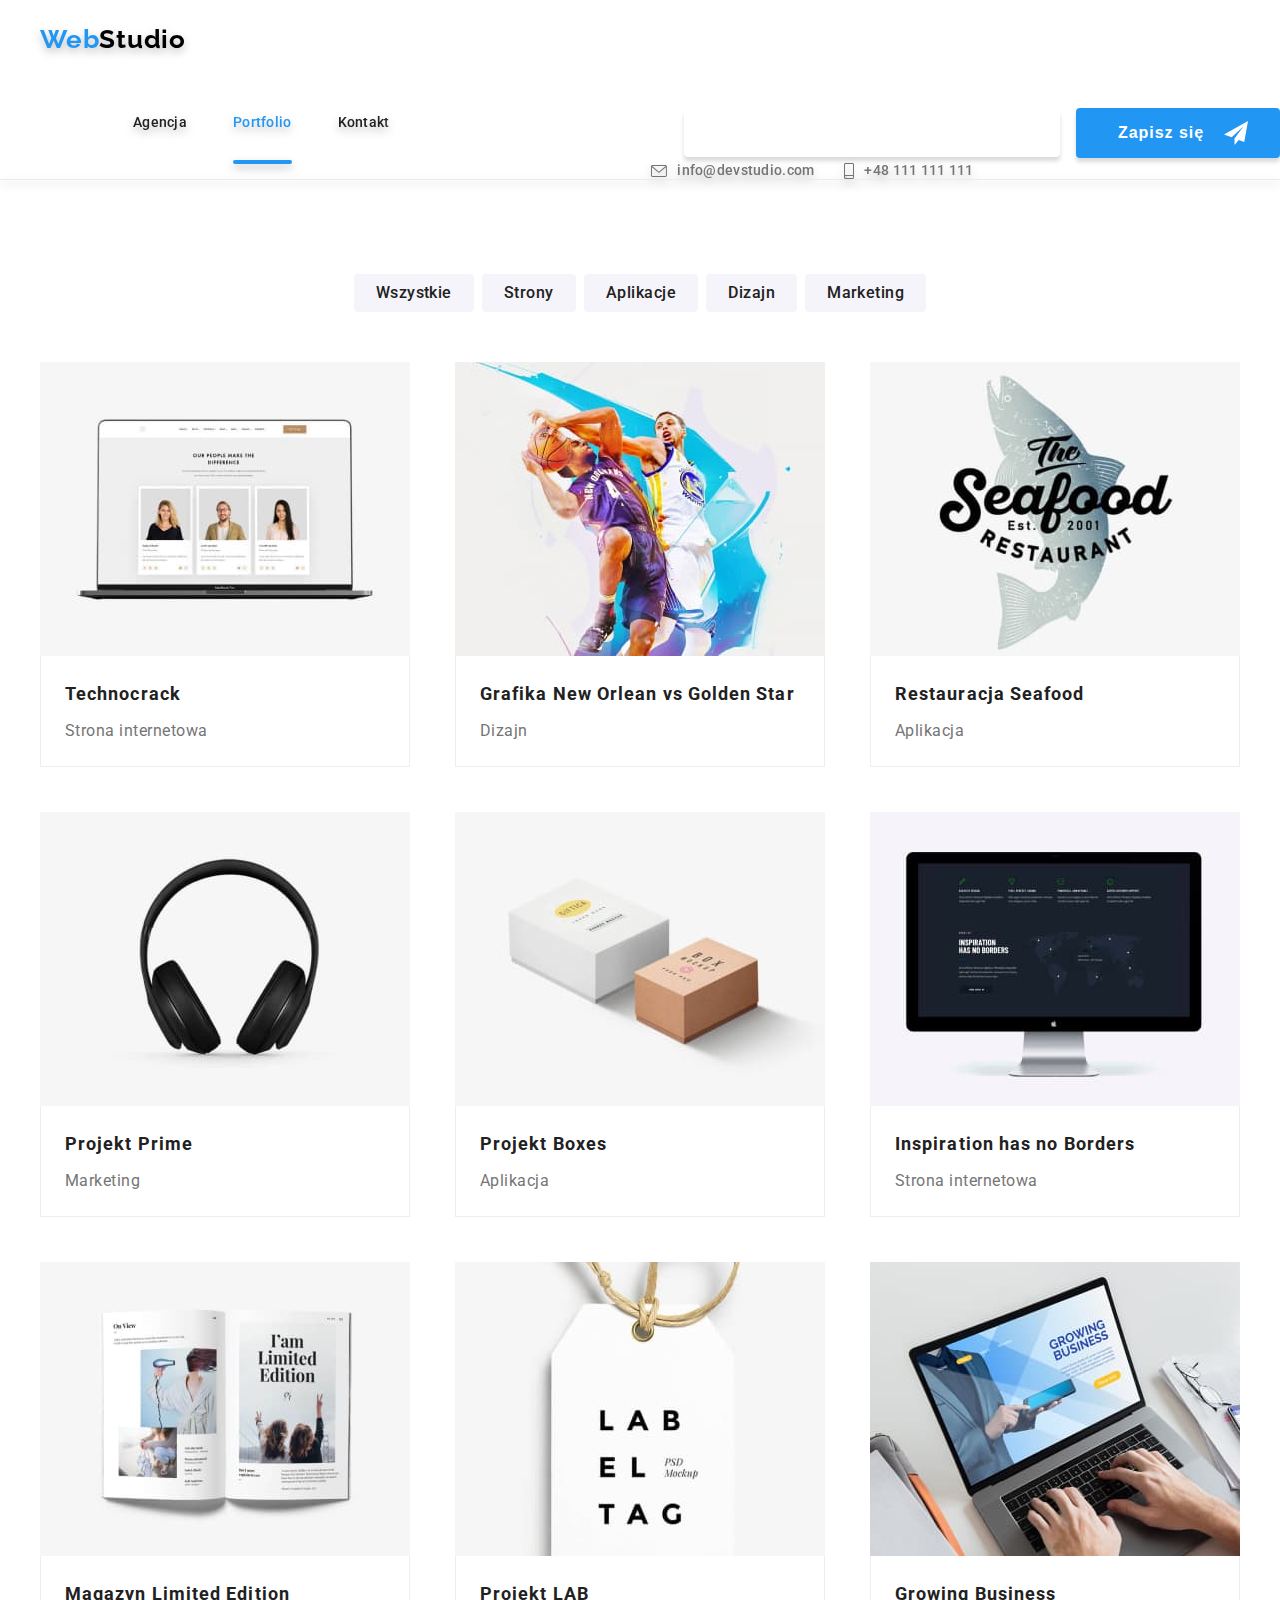
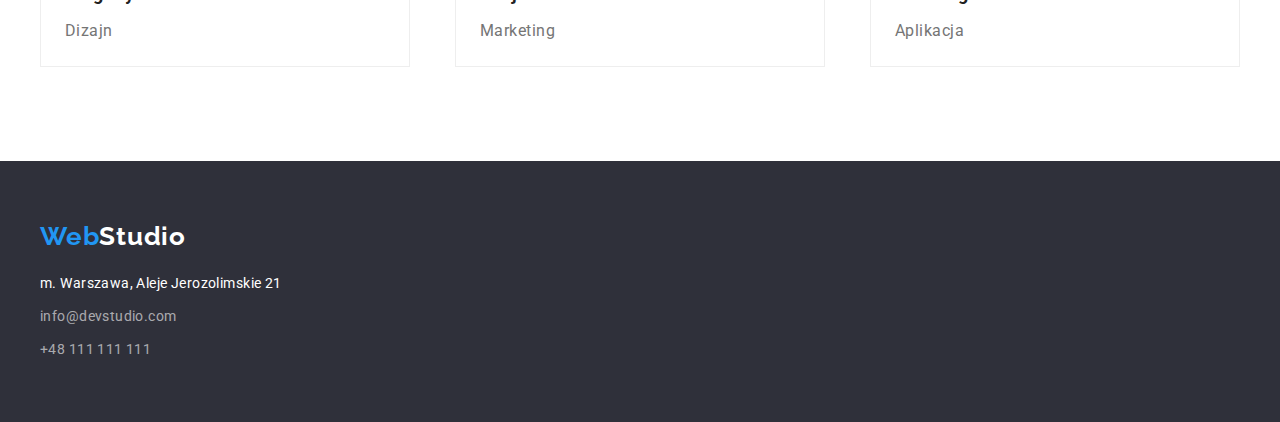
<file: portfolio.html>
<!DOCTYPE html>
<html lang="pl">
  <head>
    <meta charset="UTF-8" />
    <meta http-equiv="X-UA-Compatible" content="IE=edge" />
    <meta name="viewport" content="width=device-width, initial-scale=1.0" />
    <title>Portfolio</title>
    <link rel="preconnect" href="https://fonts.googleapis.com" />
    <link rel="preconnect" href="https://fonts.gstatic.com" crossorigin />
    <link
      href="https://fonts.googleapis.com/css2?family=Raleway:wght@700&family=Roboto:wght@400;500;700;900&display=swap"
      rel="stylesheet"
    />
    <link
      rel="stylesheet"
      href="https://cdnjs.cloudflare.com/ajax/libs/modern-normalize/1.1.0/modern-normalize.min.css"
      integrity="sha512-wpPYUAdjBVSE4KJnH1VR1HeZfpl1ub8YT/NKx4PuQ5NmX2tKuGu6U/JRp5y+Y8XG2tV+wKQpNHVUX03MfMFn9Q=="
      crossorigin="anonymous"
      referrerpolicy="no-referrer"
    />
    <link href="./css/main.min.css" rel="stylesheet" />
  </head>
  <body>
    <header class="header">
      <div class="container">
        <div class="logo">
          <a class="logo__link" href="./index.html">
            <span class="logo__link--blue">Web</span>Studio</a
          >
        </div>
        <nav class="nav">
          <ul class="nav__menu">
            <li>
              <a class="nav__link" href="./index.html">Agencja</a>
            </li>
            <div class="active">
              <li><a class="nav__link" href="#">Portfolio</a></li>
            </div>
            <li><a class="nav__link" href="#">Kontakt</a></li>
          </ul>
        </nav>
        <ul class="contact">
          <li>
            <a class="contact__link" href="mailto:info@devstudio.com">
              <svg class="contact__icon-envelope" width="16" height="12">
                <use href="./images/icons.svg#icon-envelope"></use>
              </svg>
              info@devstudio.com
            </a>
          </li>
          <li>
            <a class="contact__link" href="tel:+48111111111">
              <svg class="contact__icon-smartphone" width="10" height="16">
                <use href="./images/icons.svg#icon-smartphone"></use>
              </svg>
              +48 111 111 111
            </a>
          </li>
        </ul>
      </div>
    </header>
    <main class="section">
      <div class="container">
        <div>
          <div>
            <ul class="filters">
              <li>
                <button class="filters__button" type="button">Wszystkie</button>
              </li>
              <li>
                <button class="filters__button" type="button">Strony</button>
              </li>
              <li>
                <button class="filters__button" type="button">Aplikacje</button>
              </li>
              <li>
                <button class="filters__button" type="button">Dizajn</button>
              </li>
              <li>
                <button class="filters__button" type="button">Marketing</button>
              </li>
            </ul>
          </div>
          <div>
            <ul class="grid">
              <li>
                <article class="grid__card">
                  <div class="grid__img">
                    <img
                      src="./images/images-porfolio/techno.jpg"
                      alt="Zdjęcie laptopa z wyświetloną stroną internetową"
                      width="370"
                      height="294"
                    />
                    <div class="overlay">
                      <p class="overlay__text">
                        Technocrack jest popularną platformą wykorzystywaną do
                        rozpowszechniania koronawirusa. Firmy wykorzystują tę
                        platformę do celów szpiegowskich i ataków na
                        niezabezpieczone serwery konkurencji
                      </p>
                    </div>
                  </div>
                  <div class="grid__border">
                    <div class="grid__text">
                      <h3 class="grid__title">Technocrack</h3>
                      <p class="grid__category">Strona internetowa</p>
                    </div>
                  </div>
                </article>
              </li>
              <li>
                <article class="grid__card">
                  <div class="grid__img">
                    <img
                      src="./images/images-porfolio/grafika.jpg"
                      alt="Zdjęcie dwóch koszykarzy"
                      width="370"
                      height="294"
                    />
                    <div class="overlay">
                      <p class="overlay__text">
                        Technocrack jest popularną platformą wykorzystywaną do
                        rozpowszechniania koronawirusa. Firmy wykorzystują tę
                        platformę do celów szpiegowskich i ataków na
                        niezabezpieczone serwery konkurencji
                      </p>
                    </div>
                  </div>
                  <div class="grid__border">
                    <div class="grid__text">
                      <h3 class="grid__title">
                        Grafika New Orlean vs Golden Star
                      </h3>
                      <p class="grid__category">Dizajn</p>
                    </div>
                  </div>
                </article>
              </li>
              <li>
                <article class="grid__card">
                  <div class="grid__img">
                    <img
                      src="./images/images-porfolio/restauracja.jpg"
                      alt="Logo restauracji"
                      width="370"
                      height="294"
                    />
                    <div class="overlay">
                      <p class="overlay__text">
                        Technocrack jest popularną platformą wykorzystywaną do
                        rozpowszechniania koronawirusa. Firmy wykorzystują tę
                        platformę do celów szpiegowskich i ataków na
                        niezabezpieczone serwery konkurencji
                      </p>
                    </div>
                  </div>
                  <div class="grid__border">
                    <div class="grid__text">
                      <h3 class="grid__title">Restauracja Seafood</h3>
                      <p class="grid__category">Aplikacja</p>
                    </div>
                  </div>
                </article>
              </li>
              <li>
                <article class="grid__card">
                  <div class="grid__img">
                    <img
                      src="./images/images-porfolio/prime.jpg"
                      alt="Headphone"
                      width="370"
                      height="294"
                    />
                    <div class="overlay">
                      <p class="overlay__text">
                        Technocrack jest popularną platformą wykorzystywaną do
                        rozpowszechniania koronawirusa. Firmy wykorzystują tę
                        platformę do celów szpiegowskich i ataków na
                        niezabezpieczone serwery konkurencji
                      </p>
                    </div>
                  </div>
                  <div class="grid__border">
                    <div class="grid__text">
                      <h3 class="grid__title">Projekt Prime</h3>
                      <p class="grid__category">Marketing</p>
                    </div>
                  </div>
                </article>
              </li>
              <li>
                <article class="grid__card">
                  <div class="grid__img">
                    <img
                      src="./images/images-porfolio/boxes.jpg"
                      alt="Dwa małe pudełka"
                      width="370"
                      height="294"
                    />
                    <div class="overlay">
                      <p class="overlay__text">
                        Technocrack jest popularną platformą wykorzystywaną do
                        rozpowszechniania koronawirusa. Firmy wykorzystują tę
                        platformę do celów szpiegowskich i ataków na
                        niezabezpieczone serwery konkurencji
                      </p>
                    </div>
                  </div>
                  <div class="grid__border">
                    <div class="grid__text">
                      <h3 class="grid__title">Projekt Boxes</h3>
                      <p class="grid__category">Aplikacja</p>
                    </div>
                  </div>
                </article>
              </li>
              <li>
                <article class="grid__card">
                  <div class="grid__img">
                    <img
                      src="./images/images-porfolio/inspiration.jpg"
                      alt="Zdjęcie monitora z wyświetloną stroną internetową"
                      width="370"
                      height="294"
                    />
                    <div class="overlay">
                      <p class="overlay-text">
                        Technocrack jest popularną platformą wykorzystywaną do
                        rozpowszechniania koronawirusa. Firmy wykorzystują tę
                        platformę do celów szpiegowskich i ataków na
                        niezabezpieczone serwery konkurencji
                      </p>
                    </div>
                  </div>
                  <div class="grid__border">
                    <div class="grid__text">
                      <h3 class="grid__title">Inspiration has no Borders</h3>
                      <p class="grid__category">Strona internetowa</p>
                    </div>
                  </div>
                </article>
              </li>
              <li>
                <article class="grid__card">
                  <div class="grid__img">
                    <img
                      src="./images/images-porfolio/magazyn.jpg"
                      alt="Zdjęcie magazynu"
                      width="370"
                      height="294"
                    />
                    <div class="overlay">
                      <p class="overlay__text">
                        Technocrack jest popularną platformą wykorzystywaną do
                        rozpowszechniania koronawirusa. Firmy wykorzystują tę
                        platformę do celów szpiegowskich i ataków na
                        niezabezpieczone serwery konkurencji
                      </p>
                    </div>
                  </div>
                  <div class="grid__border">
                    <div class="grid__text">
                      <h3 class="grid__title">Magazyn Limited Edition</h3>
                      <p class="grid__category">Dizajn</p>
                    </div>
                  </div>
                </article>
              </li>
              <li>
                <article class="grid__card">
                  <div class="grid__img">
                    <img
                      src="./images/images-porfolio/lab.jpg"
                      alt="Zdjęcie etykietki"
                      width="370"
                      height="294"
                    />
                    <div class="overlay">
                      <p class="overlay__text">
                        Technocrack jest popularną platformą wykorzystywaną do
                        rozpowszechniania koronawirusa. Firmy wykorzystują tę
                        platformę do celów szpiegowskich i ataków na
                        niezabezpieczone serwery konkurencji
                      </p>
                    </div>
                  </div>
                  <div class="grid__border">
                    <div class="grid__text">
                      <h3 class="grid__title">Projekt LAB</h3>
                      <p class="grid__category">Marketing</p>
                    </div>
                  </div>
                </article>
              </li>
              <li>
                <article class="grid__card">
                  <div class="grid__img">
                    <img
                      src="./images/images-porfolio/growing.jpg"
                      alt="Osoba pisząca na klawiaturze laptopa z wyświetloną stroną internetową Growing Business"
                      width="370"
                      height="294"
                    />
                    <div class="overlay">
                      <p class="overlay__text">
                        Technocrack jest popularną platformą wykorzystywaną do
                        rozpowszechniania koronawirusa. Firmy wykorzystują tę
                        platformę do celów szpiegowskich i ataków na
                        niezabezpieczone serwery konkurencji
                      </p>
                    </div>
                  </div>
                  <div class="grid__border">
                    <div class="grid__text">
                      <h3 class="grid__title">Growing Business</h3>
                      <p class="grid__category">Aplikacja</p>
                    </div>
                  </div>
                </article>
              </li>
            </ul>
          </div>
        </div>
      </div>
    </main>
    <footer class="footer">
      <div class="container">
        <div class="footer--position">
          <div class="logo-footer">
            <a class="logo-footer__link" href="./index.html">
              <span class="logo-footer__link--blue">Web</span>Studio</a
            >
          </div>
          <address class="address">
            <p class="address__street">m. Warszawa, Aleje Jerozolimskie 21</p>
            <p>
              <a class="address__mail" href="mailto:info@devstudio.com"
                >info@devstudio.com</a
              >
            </p>
            <p>
              <a class="address__phone" href="tel:+48111111111"
                >+48 111 111 111</a
              >
            </p>
          </address>
        </div>
        <div class="social-links">
          <p class="social-links__heading">DOŁĄCZ DO NAS</p>
          <ul class="social-links__list">
            <li class="social-links__background">
              <svg class="social-links__icon" width="20" height="20">
                <use href="./images/icons.svg#icon-instagram1"></use>
              </svg>
            </li>
            <li class="social-links__background">
              <svg class="social-links__icon" width="20" height="20">
                <use href="./images/icons.svg#icon-twitter1"></use>
              </svg>
            </li>
            <li class="social-links__background">
              <svg class="social-links__icon" width="20" height="20">
                <use href="./images/icons.svg#icon-facebook1"></use>
              </svg>
            </li>
            <li class="social-links__background">
              <svg class="social-links__icon" width="20" height="20">
                <use href="./images/icons.svg#icon-linkedin1"></use>
              </svg>
            </li>
          </ul>
        </div>
        <div class="form-footer">
          <form>
            <label for="useremail"></label>
            <p class="form-footer__heading">ZAPISZ SIĘ DO NEWSLETTERA</p>
            <input
              class="form-footer__input"
              type="email"
              name="email"
              placeholder="E-mail"
              id="useremail"
            />
            <button class="form-footer__button" type="submit">
              Zapisz się
              <svg class="form-footer__icon" width="24" height="24">
                <use href="./images/icons.svg#icon-send"></use>
              </svg>
            </button>
          </form>
        </div>
      </div>
    </footer>
    <script defer src="js/mobile-menu.js"></script>
  </body>
</html>
</file>
<file: css/main.min.css>
.address {
  display: -webkit-box;
  display: -ms-flexbox;
  display: flex;
  -webkit-box-orient: vertical;
  -webkit-box-direction: normal;
      -ms-flex-direction: column;
          flex-direction: column;
  gap: 8px;
}
@media screen and (min-width: 768px) {
  .address {
    display: -webkit-box;
    display: -ms-flexbox;
    display: flex;
    -webkit-box-pack: start;
        -ms-flex-pack: start;
            justify-content: flex-start;
  }
}
.address__street {
  font-style: normal;
  font-size: calc(12px + 2px);
  line-height: 1.71;
  letter-spacing: 0.03em;
  color: #fff;
  text-align: center;
}
.address__mail, .address__phone {
  display: -webkit-box;
  display: -ms-flexbox;
  display: flex;
  -webkit-box-pack: center;
      -ms-flex-pack: center;
          justify-content: center;
  font-style: normal;
  font-size: calc(12px + 2px);
  line-height: 1.71;
  letter-spacing: 0.03em;
  text-decoration: none;
  color: rgba(255, 255, 255, 0.6);
  text-align: center;
}

@media screen and (min-width: 1200px) {
  .address {
    padding-left: 0;
    padding-right: 0;
    gap: 9px;
  }
  .address__street {
    text-align: left;
  }
  .address__mail, .address__phone {
    display: -webkit-box;
    display: -ms-flexbox;
    display: flex;
    -webkit-box-pack: start;
        -ms-flex-pack: start;
            justify-content: start;
    text-align: left;
  }
  .address__mail:hover, .address__mail:focus, .address__phone:hover, .address__phone:focus {
    color: #2196f3;
    -webkit-transition-duration: 250ms;
            transition-duration: 250ms;
    -webkit-transition-timing-function: cubic-bezier(0.4, 0, 0.2, 1);
            transition-timing-function: cubic-bezier(0.4, 0, 0.2, 1);
  }
}
.backdrop {
  position: fixed;
  z-index: 1;
  -webkit-transition-duration: 500ms;
          transition-duration: 500ms;
  background-color: rgba(0, 0, 0, 0.2);
  display: -webkit-box;
  display: -ms-flexbox;
  display: flex;
  -webkit-box-pack: center;
      -ms-flex-pack: center;
          justify-content: center;
  -webkit-box-align: center;
      -ms-flex-align: center;
          align-items: center;
  -webkit-box-orient: vertical;
  -webkit-box-direction: normal;
      -ms-flex-direction: column;
          flex-direction: column;
  inset: 0;
}

body {
  font-family: "Roboto", sans-serif;
  color: #212121;
}

.button {
  display: -webkit-box;
  display: -ms-flexbox;
  display: flex;
  -webkit-box-pack: center;
      -ms-flex-pack: center;
          justify-content: center;
}
.button--style {
  cursor: pointer;
  padding-top: 10px;
  padding-right: 41px;
  padding-bottom: 10px;
  padding-left: 42px;
  border-radius: 4px;
  border: none;
  font-family: "Roboto", sans-serif;
  font-weight: 700;
  font-size: 16px;
  line-height: 1.88;
  letter-spacing: 0.06em;
  text-align: center;
  color: #fff;
  background-color: #2196f3;
  -webkit-box-shadow: 0px 4px 4px 0px rgba(0, 0, 0, 0.1490196078);
          box-shadow: 0px 4px 4px 0px rgba(0, 0, 0, 0.1490196078);
}

.checkbox {
  display: -webkit-box;
  display: -ms-flexbox;
  display: flex;
  -webkit-box-align: center;
      -ms-flex-align: center;
          align-items: center;
  margin-top: 20px;
}
@media screen and (min-width: 1200px) {
  .checkbox {
    padding-left: 15px;
  }
}
.checkbox__input {
  -moz-appearance: none;
  -webkit-appearance: none;
  appearance: none;
  min-width: 16px;
  height: 15px;
  background-repeat: no-repeat;
  background-image: url("data:image/svg+xml;charset=utf8,%3Csvg xmlns='http://www.w3.org/2000/svg' width='16' height='15' fill='none'%3E%3Cpath fill='%23212121' d='M14.222 1.667v11.666H1.778V1.667h12.444Zm0-1.667H1.778C.8 0 0 .75 0 1.667v11.666C0 14.25.8 15 1.778 15h12.444C15.2 15 16 14.25 16 13.333V1.667C16 .75 15.2 0 14.222 0Z'/%3E%3C/svg%3E");
}
.checkbox__input:checked {
  background-image: url("data:image/svg+xml;charset=utf8,%3Csvg xmlns='http://www.w3.org/2000/svg' width='16' height='15' fill='none'%3E%3Crect width='16' height='15' fill='%232196F3' rx='2'/%3E%3Cpath fill='%23fff' stroke='%23fff' stroke-width='.2' d='m3.957 7.752-.069-.066-.069.065-.888.842-.076.072.076.073 3.496 3.334.069.066.069-.066 7.504-7.158.076-.073-.076-.072-.882-.841-.069-.066-.069.066-6.553 6.246-2.539-2.422Z'/%3E%3C/svg%3E");
  -webkit-transition-duration: 250ms;
          transition-duration: 250ms;
  -webkit-transition-timing-function: cubic-bezier(0.4, 0, 0.2, 1);
          transition-timing-function: cubic-bezier(0.4, 0, 0.2, 1);
}
.checkbox__text {
  margin-left: 8px;
  font-size: 12px;
  line-height: 1.17;
  letter-spacing: 0.03em;
  color: #757575;
}
@media screen and (min-width: 1200px) {
  .checkbox__text {
    font-size: calc(12px + 2px);
    line-height: 1.71;
    letter-spacing: 0.03em;
  }
}
.checkbox__link {
  color: #2196f3;
}

.contact {
  display: none;
}
@media screen and (min-width: 768px) {
  .contact {
    margin-left: 101px;
    display: -webkit-box;
    display: -ms-flexbox;
    display: flex;
    -webkit-box-orient: vertical;
    -webkit-box-direction: normal;
        -ms-flex-direction: column;
            flex-direction: column;
    -webkit-box-pack: center;
        -ms-flex-pack: center;
            justify-content: center;
    list-style-type: none;
    gap: 10px;
  }
}
@media screen and (min-width: 1200px) {
  .contact {
    display: -webkit-box;
    display: -ms-flexbox;
    display: flex;
    -webkit-box-align: center;
        -ms-flex-align: center;
            align-items: center;
    -webkit-box-orient: horizontal;
    -webkit-box-direction: normal;
        -ms-flex-direction: row;
            flex-direction: row;
    gap: 30px;
    margin-left: 345px;
  }
}
@media screen and (min-width: 768px) {
  .contact__link {
    font-weight: 500;
    color: #757575;
    text-decoration: none;
    font-size: 12px;
    line-height: 1.17;
    letter-spacing: 0.02em;
  }
  .contact__link:hover, .contact__link:focus {
    -webkit-transition-duration: 250ms;
            transition-duration: 250ms;
    -webkit-transition-timing-function: cubic-bezier(0.4, 0, 0.2, 1);
            transition-timing-function: cubic-bezier(0.4, 0, 0.2, 1);
    color: #2196f3;
  }
}
@media screen and (min-width: 1200px) {
  .contact__link {
    display: -webkit-box;
    display: -ms-flexbox;
    display: flex;
    -webkit-box-align: center;
        -ms-flex-align: center;
            align-items: center;
    font-size: calc(12px + 2px);
    line-height: 1.14;
    letter-spacing: 0.02em;
  }
}
@media screen and (min-width: 768px) {
  .contact__icon-envelope {
    margin-right: 6px;
    width: 14px;
    height: 10px;
    --color5: currentColor;
  }
}
@media screen and (min-width: 1200px) {
  .contact__icon-envelope {
    margin-right: 10px;
    --color5: currentColor;
    width: 16px;
    height: 12px;
  }
}
@media screen and (min-width: 768px) {
  .contact__icon-smartphone {
    margin-right: 8px;
    width: 10px;
    height: 14px;
    --color5: currentColor;
  }
}
@media screen and (min-width: 1200px) {
  .contact__icon-smartphone {
    margin-right: 10px;
    --color5: currentColor;
    width: 10px;
    height: 16px;
  }
}

.container {
  max-width: 480px;
  width: 100%;
  margin: 0 auto;
  padding: 0 15px;
}
@media screen and (min-width: 768px) {
  .container {
    max-width: 768px;
  }
}
@media screen and (min-width: 1200px) {
  .container {
    max-width: 1200px;
  }
}

.filters {
  list-style-type: none;
  display: -webkit-box;
  display: -ms-flexbox;
  display: flex;
  gap: 8px;
  margin-bottom: 50px;
  -webkit-box-pack: center;
      -ms-flex-pack: center;
          justify-content: center;
}
.filters__button {
  cursor: pointer;
  border-radius: 4px;
  border: none;
  padding-bottom: 6px;
  padding-top: 6px;
  padding-left: 22px;
  padding-right: 22px;
  font-family: "Roboto", sans-serif;
  font-weight: 500;
  font-size: 16px;
  line-height: 1.63;
  text-align: center;
  letter-spacing: 0.03em;
  color: #212121;
  background-color: #f5f4fa;
}
.filters__button:hover, .filters__button:focus {
  -webkit-transition-duration: 250ms;
          transition-duration: 250ms;
  -webkit-transition-timing-function: cubic-bezier(0.4, 0, 0.2, 1);
          transition-timing-function: cubic-bezier(0.4, 0, 0.2, 1);
  background-color: #2196f3;
  color: #fff;
  -webkit-box-shadow: 0px 3px 1px rgba(0, 0, 0, 0.1019607843), 0px 1px 2px rgba(0, 0, 0, 0.0784313725), 0px 2px 2px rgba(0, 0, 0, 0.1215686275);
          box-shadow: 0px 3px 1px rgba(0, 0, 0, 0.1019607843), 0px 1px 2px rgba(0, 0, 0, 0.0784313725), 0px 2px 2px rgba(0, 0, 0, 0.1215686275);
}

.footer {
  background-color: #2f303a;
}
.footer--position {
  padding-top: 60px;
  padding-bottom: 60px;
  position: relative;
}
@media screen and (min-width: 768px) {
  .footer--box1 {
    display: -webkit-box;
    display: -ms-flexbox;
    display: flex;
    -webkit-box-orient: vertical;
    -webkit-box-direction: normal;
        -ms-flex-direction: column;
            flex-direction: column;
    padding-left: 61px;
    width: 42.5%;
  }
}
@media screen and (min-width: 1200px) {
  .footer--box1 {
    padding-left: 0;
    width: 25%;
  }
}

.form-footer {
  margin-top: 60px;
  display: -webkit-box;
  display: -ms-flexbox;
  display: flex;
  -webkit-box-orient: vertical;
  -webkit-box-direction: normal;
      -ms-flex-direction: column;
          flex-direction: column;
  text-align: center;
}
@media screen and (min-width: 1200px) {
  .form-footer {
    position: absolute;
    top: 12px;
    right: 0;
  }
}
.form-footer__heading {
  margin-bottom: 20px;
  font-weight: 700;
  font-size: calc(12px + 2px);
  line-height: 1.14;
  letter-spacing: 0.03em;
  text-transform: uppercase;
  color: #fff;
  text-align: center;
}
@media screen and (min-width: 1200px) {
  .form-footer__heading {
    text-align: left;
  }
}
.form-footer__input {
  margin-bottom: 20px;
  padding-top: 15px;
  padding-bottom: 15px;
  padding-left: 16px;
  width: 100%;
  border-radius: 4px;
  border: 1px solid rgba(255, 255, 255, 0.3019607843);
  -webkit-box-shadow: 0px 4px 4px rgba(0, 0, 0, 0.1490196078);
          box-shadow: 0px 4px 4px rgba(0, 0, 0, 0.1490196078);
  background-color: transparent;
}
.form-footer__input::-webkit-input-placeholder {
  font-size: 16px;
  line-height: 1.25;
  letter-spacing: 0.03em;
  color: rgba(255, 255, 255, 0.6);
}
.form-footer__input::-moz-placeholder {
  font-size: 16px;
  line-height: 1.25;
  letter-spacing: 0.03em;
  color: rgba(255, 255, 255, 0.6);
}
.form-footer__input:-ms-input-placeholder {
  font-size: 16px;
  line-height: 1.25;
  letter-spacing: 0.03em;
  color: rgba(255, 255, 255, 0.6);
}
.form-footer__input::-ms-input-placeholder {
  font-size: 16px;
  line-height: 1.25;
  letter-spacing: 0.03em;
  color: rgba(255, 255, 255, 0.6);
}
.form-footer__input::placeholder {
  font-size: 16px;
  line-height: 1.25;
  letter-spacing: 0.03em;
  color: rgba(255, 255, 255, 0.6);
}
@media screen and (min-width: 768px) {
  .form-footer__input {
    width: 59%;
  }
}
@media screen and (min-width: 1200px) {
  .form-footer__input {
    margin-bottom: 0;
    width: 358px;
  }
}
.form-footer__button {
  border-radius: 4px;
  border-style: none;
  position: relative;
  cursor: pointer;
  padding: 10px 76px 10px 42px;
  font-weight: 700;
  font-size: 16px;
  line-height: 1.88;
  letter-spacing: 0.06em;
  text-align: center;
  color: #fff;
  background-color: #2196f3;
  -webkit-box-shadow: 0px 4px 4px rgba(0, 0, 0, 0.1490196078);
          box-shadow: 0px 4px 4px rgba(0, 0, 0, 0.1490196078);
}
@media screen and (min-width: 768px) {
  .form-footer__button {
    display: block;
    margin: 0 auto;
  }
}
@media screen and (min-width: 1200px) {
  .form-footer__button {
    display: inline;
    margin-left: 12px;
  }
}
.form-footer__icon {
  position: absolute;
  top: 50%;
  -webkit-transform: translateY(-50%);
          transform: translateY(-50%);
  left: 148px;
}

.form {
  display: -webkit-box;
  display: -ms-flexbox;
  display: flex;
  -webkit-box-orient: vertical;
  -webkit-box-direction: normal;
      -ms-flex-direction: column;
          flex-direction: column;
  padding-left: 40px;
  padding-right: 40px;
  margin-top: 12px;
  padding-bottom: 40px;
}
.form__button {
  border-radius: 4px;
  border-style: none;
  width: 200px;
  margin: 30px auto 0;
  padding: 10px 76px;
  cursor: pointer;
  font-weight: 700;
  font-size: 16px;
  line-height: 1.88;
  letter-spacing: 0.06em;
  text-align: center;
  color: #fff;
  background-color: #2196f3;
  -webkit-box-shadow: 0px 4px 4px rgba(0, 0, 0, 0.1490196078);
          box-shadow: 0px 4px 4px rgba(0, 0, 0, 0.1490196078);
}

* {
  margin: 0;
  padding: 0;
}

img {
  display: block;
  width: 100%;
  height: auto;
}

.grid {
  display: -webkit-box;
  display: -ms-flexbox;
  display: flex;
  -ms-flex-wrap: wrap;
      flex-wrap: wrap;
  gap: 45px;
  list-style-type: none;
}
.grid__card {
  -ms-flex-preferred-size: calc((100% - 90px) / 3);
      flex-basis: calc((100% - 90px) / 3);
  display: -webkit-box;
  display: -ms-flexbox;
  display: flex;
  -webkit-box-orient: vertical;
  -webkit-box-direction: normal;
      -ms-flex-direction: column;
          flex-direction: column;
  cursor: pointer;
}
.grid__card:hover, .grid__card:focus {
  -webkit-transition-duration: 250ms;
          transition-duration: 250ms;
  -webkit-transition-timing-function: cubic-bezier(0.4, 0, 0.2, 1);
          transition-timing-function: cubic-bezier(0.4, 0, 0.2, 1);
  -webkit-box-shadow: 0px 1px 1px rgba(0, 0, 0, 0.1215686275), 0px 4px 4px rgba(0, 0, 0, 0.0588235294), 1px 4px 6px rgba(0, 0, 0, 0.1607843137);
          box-shadow: 0px 1px 1px rgba(0, 0, 0, 0.1215686275), 0px 4px 4px rgba(0, 0, 0, 0.0588235294), 1px 4px 6px rgba(0, 0, 0, 0.1607843137);
}
.grid__img {
  position: relative;
  overflow: hidden;
}
.grid__img:hover .overlay {
  -webkit-transform: translateY(-100%);
          transform: translateY(-100%);
}
.grid__border {
  padding-bottom: 20px;
  border-right: 1px solid #eee;
  border-bottom: 1px solid #eee;
  border-left: 1px solid #eee;
}
.grid__text {
  display: -webkit-box;
  display: -ms-flexbox;
  display: flex;
  -webkit-box-orient: vertical;
  -webkit-box-direction: normal;
      -ms-flex-direction: column;
          flex-direction: column;
  gap: 4px;
  padding-top: 20px;
  padding-left: 24px;
}
.grid__title {
  font-size: calc(16px + 2px);
  line-height: 2;
  letter-spacing: 0.06em;
}
.grid__category {
  font-size: 16px;
  line-height: 1.88;
  letter-spacing: 0.03em;
  color: #757575;
}

.header {
  border-bottom: 1px solid #ececec;
  -webkit-filter: drop-shadow(0px 4px 4px rgba(0, 0, 0, 0.2509803922));
          filter: drop-shadow(0px 4px 4px rgba(0, 0, 0, 0.2509803922));
}
.header__mobile {
  display: -webkit-box;
  display: -ms-flexbox;
  display: flex;
  -webkit-box-align: center;
      -ms-flex-align: center;
          align-items: center;
  -webkit-box-pack: justify;
      -ms-flex-pack: justify;
          justify-content: space-between;
}
@media screen and (min-width: 768px) {
  .header__mobile {
    display: none;
  }
}
.header__tab-desk {
  display: none;
}
@media screen and (min-width: 768px) {
  .header__tab-desk {
    display: -webkit-box;
    display: -ms-flexbox;
    display: flex;
    -webkit-box-align: center;
        -ms-flex-align: center;
            align-items: center;
    -webkit-box-pack: center;
        -ms-flex-pack: center;
            justify-content: center;
  }
}

.main-heading {
  margin-bottom: 30px;
  display: -webkit-box;
  display: -ms-flexbox;
  display: flex;
  -webkit-box-pack: center;
      -ms-flex-pack: center;
          justify-content: center;
}
.main-heading--style {
  font-weight: 900;
  font-size: calc(36px - 10px);
  line-height: 1.61;
  letter-spacing: 0.06em;
  text-align: center;
  text-transform: uppercase;
  color: #fff;
}
@media screen and (min-width: 1200px) {
  .main-heading--style {
    font-size: calc(36px + 8px);
    line-height: 1.36;
    letter-spacing: 0.06em;
  }
}

.heading {
  margin-bottom: 30px;
}
@media screen and (min-width: 1200px) {
  .heading {
    margin-bottom: 50px;
  }
}
.heading--style {
  font-size: calc(36px - 8px);
  line-height: 1.18;
  letter-spacing: 0.03em;
  text-align: center;
}
@media screen and (min-width: 1200px) {
  .heading--style {
    font-size: 36px;
    line-height: 1.17;
    letter-spacing: 0.03em;
  }
}

.input {
  border-radius: 4px;
  margin-bottom: 10px;
  height: 40px;
  background-repeat: no-repeat;
  background-position: 12px 11px;
  padding: 12px 42px;
  border: 1px solid rgba(33, 33, 33, 0.2);
}
.input:focus {
  outline: none;
  border-radius: 4px;
  -webkit-transition-duration: 250ms;
          transition-duration: 250ms;
  -webkit-transition-timing-function: cubic-bezier(0.4, 0, 0.2, 1);
          transition-timing-function: cubic-bezier(0.4, 0, 0.2, 1);
  border: 1px solid #2196f3;
}

.input[type=text] {
  background-image: url("data:image/svg+xml;charset=utf8,%3Csvg xmlns='http://www.w3.org/2000/svg' width='18' height='18' fill='none'%3E%3Cg clip-path='url(%23a)'%3E%3Cpath fill='%23212121' d='M9 9a3 3 0 1 0 0-6 3 3 0 1 0 0 6Zm0 1.5c-2.003 0-6 1.005-6 3v.75c0 .412.337.75.75.75h10.5c.412 0 .75-.338.75-.75v-.75c0-1.995-3.998-3-6-3Z'/%3E%3C/g%3E%3Cdefs%3E%3CclipPath id='a'%3E%3Cpath fill='%23fff' d='M0 0h18v18H0z'/%3E%3C/clipPath%3E%3C/defs%3E%3C/svg%3E");
}
.input[type=text]:focus {
  -webkit-transition-duration: 250ms;
          transition-duration: 250ms;
  -webkit-transition-timing-function: cubic-bezier(0.4, 0, 0.2, 1);
          transition-timing-function: cubic-bezier(0.4, 0, 0.2, 1);
  background-image: url("data:image/svg+xml;charset=utf8,%3Csvg xmlns='http://www.w3.org/2000/svg' width='18' height='18' fill='none'%3E%3Cg clip-path='url(%23a)'%3E%3Cpath fill='%232196f3' d='M9 9a3 3 0 1 0 0-6 3 3 0 1 0 0 6Zm0 1.5c-2.003 0-6 1.005-6 3v.75c0 .412.337.75.75.75h10.5c.412 0 .75-.338.75-.75v-.75c0-1.995-3.998-3-6-3Z'/%3E%3C/g%3E%3Cdefs%3E%3CclipPath id='a'%3E%3Cpath fill='%23fff' d='M0 0h18v18H0z'/%3E%3C/clipPath%3E%3C/defs%3E%3C/svg%3E");
}

.input[type=tel] {
  background-image: url("data:image/svg+xml;charset=utf8,%3Csvg xmlns='http://www.w3.org/2000/svg' width='18' height='18' fill='none'%3E%3Cg clip-path='url(%23a)'%3E%3Cpath fill='%23212121' d='m13.996 11.123-1.838-.21a1.44 1.44 0 0 0-1.187.412l-1.332 1.332a10.888 10.888 0 0 1-4.769-4.77L6.21 6.55a1.44 1.44 0 0 0 .412-1.187l-.21-1.824a1.448 1.448 0 0 0-1.44-1.28H3.72c-.818 0-1.498.68-1.448 1.497.384 6.18 5.327 11.116 11.5 11.5.817.05 1.498-.63 1.498-1.448v-1.252a1.434 1.434 0 0 0-1.274-1.432Z'/%3E%3C/g%3E%3Cdefs%3E%3CclipPath id='a'%3E%3Cpath fill='%23fff' d='M0 0h18v18H0z'/%3E%3C/clipPath%3E%3C/defs%3E%3C/svg%3E");
}
.input[type=tel]:focus {
  -webkit-transition-duration: 250ms;
          transition-duration: 250ms;
  -webkit-transition-timing-function: cubic-bezier(0.4, 0, 0.2, 1);
          transition-timing-function: cubic-bezier(0.4, 0, 0.2, 1);
  background-image: url("data:image/svg+xml;charset=utf8,%3Csvg xmlns='http://www.w3.org/2000/svg' width='18' height='18' fill='none'%3E%3Cg clip-path='url(%23a)'%3E%3Cpath fill='%232196f3' d='m13.996 11.123-1.838-.21a1.44 1.44 0 0 0-1.187.412l-1.332 1.332a10.888 10.888 0 0 1-4.769-4.77L6.21 6.55a1.44 1.44 0 0 0 .412-1.187l-.21-1.824a1.448 1.448 0 0 0-1.44-1.28H3.72c-.818 0-1.498.68-1.448 1.497.384 6.18 5.327 11.116 11.5 11.5.817.05 1.498-.63 1.498-1.448v-1.252a1.434 1.434 0 0 0-1.274-1.432Z'/%3E%3C/g%3E%3Cdefs%3E%3CclipPath id='a'%3E%3Cpath fill='%23fff' d='M0 0h18v18H0z'/%3E%3C/clipPath%3E%3C/defs%3E%3C/svg%3E");
}

.input[type=email] {
  background-image: url("data:image/svg+xml;charset=utf8,%3Csvg xmlns='http://www.w3.org/2000/svg' width='18' height='18' fill='none'%3E%3Cg clip-path='url(%23a)'%3E%3Cpath fill='%23212121' d='M15 3H3c-.825 0-1.492.675-1.492 1.5l-.008 9c0 .825.675 1.5 1.5 1.5h12c.825 0 1.5-.675 1.5-1.5v-9c0-.825-.675-1.5-1.5-1.5Zm-.3 3.188L9.398 9.502a.759.759 0 0 1-.796 0L3.3 6.188a.637.637 0 1 1 .675-1.08L9 8.25l5.025-3.143a.637.637 0 1 1 .675 1.08Z'/%3E%3C/g%3E%3Cdefs%3E%3CclipPath id='a'%3E%3Cpath fill='%23fff' d='M0 0h18v18H0z'/%3E%3C/clipPath%3E%3C/defs%3E%3C/svg%3E");
}
.input[type=email]:focus {
  -webkit-transition-duration: 250ms;
          transition-duration: 250ms;
  -webkit-transition-timing-function: cubic-bezier(0.4, 0, 0.2, 1);
          transition-timing-function: cubic-bezier(0.4, 0, 0.2, 1);
  background-image: url("data:image/svg+xml;charset=utf8,%3Csvg xmlns='http://www.w3.org/2000/svg' width='18' height='18' fill='none'%3E%3Cg clip-path='url(%23a)'%3E%3Cpath fill='%232196f3' d='M15 3H3c-.825 0-1.492.675-1.492 1.5l-.008 9c0 .825.675 1.5 1.5 1.5h12c.825 0 1.5-.675 1.5-1.5v-9c0-.825-.675-1.5-1.5-1.5Zm-.3 3.188L9.398 9.502a.759.759 0 0 1-.796 0L3.3 6.188a.637.637 0 1 1 .675-1.08L9 8.25l5.025-3.143a.637.637 0 1 1 .675 1.08Z'/%3E%3C/g%3E%3Cdefs%3E%3CclipPath id='a'%3E%3Cpath fill='%23fff' d='M0 0h18v18H0z'/%3E%3C/clipPath%3E%3C/defs%3E%3C/svg%3E");
}

.is-hidden {
  opacity: 0;
  visibility: hidden;
  pointer-events: none;
}

.label {
  margin-bottom: 4px;
  font-size: 12px;
  line-height: 1.17;
  letter-spacing: 0.01em;
  color: #757575;
}

.list {
  list-style-type: none;
  display: -webkit-box;
  display: -ms-flexbox;
  display: flex;
  -webkit-box-orient: vertical;
  -webkit-box-direction: normal;
      -ms-flex-direction: column;
          flex-direction: column;
  gap: 30px;
}
@media screen and (min-width: 768px) {
  .list__item {
    max-width: calc(50% - 30px);
    min-width: 354px;
  }
}
@media screen and (min-width: 1200px) {
  .list__item {
    max-width: calc(25% - 30px);
    min-width: 270px;
  }
}
.list__icon-background {
  width: 100%;
  height: 120px;
  background-color: #f5f4fa;
  display: -webkit-box;
  display: -ms-flexbox;
  display: flex;
  -webkit-box-pack: center;
      -ms-flex-pack: center;
          justify-content: center;
  -webkit-box-align: center;
      -ms-flex-align: center;
          align-items: center;
}
.list__heading {
  font-size: calc(12px + 2px);
  line-height: 1.14;
  letter-spacing: 0.03em;
  text-transform: uppercase;
  text-align: center;
  margin-bottom: 10px;
  margin-top: 30px;
}
@media screen and (min-width: 768px) {
  .list__heading {
    text-align: left;
  }
}
.list__description {
  font-size: calc(12px + 2px);
  line-height: 1.71;
  letter-spacing: 0.03em;
  color: #757575;
}
@media screen and (min-width: 1200px) {
  .list--height {
    height: 294px;
  }
}
@media screen and (min-width: 1200px) {
  .list__img {
    position: relative;
  }
}
@media screen and (min-width: 1200px) {
  .list__overlay {
    position: absolute;
    bottom: 0;
    left: 0;
    right: 0;
    padding-top: 27px;
    padding-bottom: 27px;
    background-color: rgba(47, 48, 58, 0.8);
  }
}
@media screen and (min-width: 1200px) {
  .list__label {
    font-weight: 700;
    font-size: calc(12px + 2px);
    line-height: 1.14;
    letter-spacing: 0.03em;
    text-align: center;
    text-transform: uppercase;
    color: #fff;
  }
}
.list__figure {
  border-radius: 0px 0px 4px 4px;
  -webkit-box-shadow: 0px 1px 3px rgba(0, 0, 0, 0.1215686275), 0px 1px 1px rgba(0, 0, 0, 0.1411764706), 0px 2px 1px rgba(0, 0, 0, 0.2);
          box-shadow: 0px 1px 3px rgba(0, 0, 0, 0.1215686275), 0px 1px 1px rgba(0, 0, 0, 0.1411764706), 0px 2px 1px rgba(0, 0, 0, 0.2);
  background-color: #fff;
}
.list__figcaption {
  display: -webkit-box;
  display: -ms-flexbox;
  display: flex;
  -webkit-box-orient: vertical;
  -webkit-box-direction: normal;
      -ms-flex-direction: column;
          flex-direction: column;
  padding-top: 30px;
  padding-bottom: 36px;
}
@media screen and (min-width: 1200px) {
  .list__figcaption {
    padding-top: 30px;
    padding-bottom: 30px;
  }
}
.list__name {
  margin-bottom: 10px;
  font-weight: 500;
  font-size: 16px;
  line-height: 1.19;
  letter-spacing: 0.03em;
  text-align: center;
}
.list__position {
  margin-bottom: 28px;
  font-size: 16px;
  line-height: 1.19;
  letter-spacing: 0.03em;
  text-align: center;
  color: #757575;
}
@media screen and (min-width: 1200px) {
  .list__position {
    margin-bottom: 16px;
  }
}
.list__links {
  list-style-type: none;
  display: -webkit-box;
  display: -ms-flexbox;
  display: flex;
  -webkit-box-pack: center;
      -ms-flex-pack: center;
          justify-content: center;
  gap: 34px;
}
@media screen and (min-width: 1200px) {
  .list__links {
    gap: 10px;
  }
}
@media screen and (min-width: 1200px) {
  .list__social-links {
    border-radius: 50%;
    padding: 12px;
    display: -webkit-box;
    display: -ms-flexbox;
    display: flex;
    -webkit-box-pack: center;
        -ms-flex-pack: center;
            justify-content: center;
    -webkit-box-align: center;
        -ms-flex-align: center;
            align-items: center;
    cursor: pointer;
    color: #afb1b8;
  }
  .list__social-links:hover, .list__social-links:focus {
    -webkit-transition-duration: 250ms;
            transition-duration: 250ms;
    -webkit-transition-timing-function: cubic-bezier(0.4, 0, 0.2, 1);
            transition-timing-function: cubic-bezier(0.4, 0, 0.2, 1);
    background-color: #2196f3;
    color: #fff;
  }
}
@media screen and (min-width: 1200px) {
  .list__icon {
    --color1: currentColor;
  }
}
.list--row {
  display: -webkit-box;
  display: -ms-flexbox;
  display: flex;
  -webkit-box-orient: horizontal;
  -webkit-box-direction: normal;
      -ms-flex-direction: row;
          flex-direction: row;
  -ms-flex-wrap: wrap;
      flex-wrap: wrap;
  width: 100%;
  -webkit-box-pack: center;
      -ms-flex-pack: center;
          justify-content: center;
}
@media screen and (min-width: 1200px) {
  .list--row {
    display: -webkit-box;
    display: -ms-flexbox;
    display: flex;
    -ms-flex-wrap: nowrap;
        flex-wrap: nowrap;
  }
}
.list__logo {
  border-radius: 4px;
  border: 1px solid #afb1b8;
  color: #afb1b8;
  padding: 16px 52px;
  max-width: calc(50% - 30px);
  min-width: 210px;
  cursor: pointer;
}
.list__logo:hover, .list__logo:focus {
  color: #2196f3;
  border: 1px solid #2196f3;
  -webkit-transition-duration: 250ms;
          transition-duration: 250ms;
  -webkit-transition-timing-function: cubic-bezier(0.4, 0, 0.2, 1);
          transition-timing-function: cubic-bezier(0.4, 0, 0.2, 1);
}
@media screen and (min-width: 768px) {
  .list__logo {
    max-width: calc(33.3333333333% - 30px);
    min-width: 226px;
    padding: 16px 60px;
  }
}
@media screen and (min-width: 1200px) {
  .list__logo {
    max-width: calc(33.3333333333% - 30px);
    min-width: 170px;
    padding: 16px 32px;
  }
}
.list__icon-client {
  --color1: currentColor;
  width: 106px;
  height: 60px;
}
.list__icon-client--color {
  --color2: currentColor;
}

.logo {
  padding-top: 16px;
  padding-bottom: 16px;
}
@media screen and (min-width: 768px) {
  .logo {
    padding-top: 26px;
    padding-bottom: 26px;
  }
}
@media screen and (min-width: 1200px) {
  .logo {
    padding-top: 24px;
    padding-bottom: 25px;
  }
}

.logo-footer {
  margin-bottom: 20px;
  display: -webkit-box;
  display: -ms-flexbox;
  display: flex;
  -webkit-box-pack: center;
      -ms-flex-pack: center;
          justify-content: center;
}
@media screen and (min-width: 768px) {
  .logo-footer {
    text-align: center;
  }
}
@media screen and (min-width: 1200px) {
  .logo-footer {
    display: -webkit-box;
    display: -ms-flexbox;
    display: flex;
    -webkit-box-pack: start;
        -ms-flex-pack: start;
            justify-content: flex-start;
    text-align: left;
  }
}

.logo__link,
.logo-footer__link {
  font-family: "Raleway";
  font-weight: 700;
  font-size: calc(20px + 4px);
  line-height: 1.17;
  letter-spacing: 0.03em;
  text-decoration: none;
  color: #000;
}
@media screen and (min-width: 1200px) {
  .logo__link,
  .logo-footer__link {
    font-size: calc(20px + 6px);
    line-height: 1.19;
    letter-spacing: 0.03em;
  }
}
.logo__link--blue,
.logo-footer__link--blue {
  color: #2196f3;
}

.logo-footer__link {
  color: #fff;
}

.menu-toggle {
  min-height: 40px;
  min-width: 40px;
  background-color: transparent;
  cursor: pointer;
  border: none;
  outline: none;
}
.menu-toggle__hover, .menu-toggle__focus {
  fill: #2196f3;
  -webkit-transition-duration: 250ms;
          transition-duration: 250ms;
  -webkit-transition-timing-function: cubic-bezier(0.4, 0, 0.2, 1);
          transition-timing-function: cubic-bezier(0.4, 0, 0.2, 1);
}
.menu-toggle__open {
  display: -webkit-box;
  display: -ms-flexbox;
  display: flex;
  -webkit-box-align: center;
      -ms-flex-align: center;
          align-items: center;
}

.menu-container {
  position: fixed;
  top: 0;
  left: 0;
  width: 100vw;
  height: 100vh;
  padding-left: 40px;
  padding-top: 48px;
  padding-bottom: 48px;
  background-color: #fff;
  z-index: 999;
  -webkit-transform: translateX(100%);
          transform: translateX(100%);
  -webkit-transition: -webkit-transform 250ms ease-in-out;
  transition: -webkit-transform 250ms ease-in-out;
  transition: transform 250ms ease-in-out;
  transition: transform 250ms ease-in-out, -webkit-transform 250ms ease-in-out;
  display: -webkit-box;
  display: -ms-flexbox;
  display: flex;
  -webkit-box-orient: vertical;
  -webkit-box-direction: normal;
      -ms-flex-direction: column;
          flex-direction: column;
  -webkit-box-pack: justify;
      -ms-flex-pack: justify;
          justify-content: space-between;
}

.menu-container.is-open {
  -webkit-transform: translateX(0);
          transform: translateX(0);
}

.menu-container .menu-toggle {
  position: absolute;
  top: 10px;
  right: 15px;
}

.mobile-menu {
  list-style: none;
  padding: 0;
  margin: 0;
}
.mobile-menu__link {
  display: block;
  padding-bottom: 32px;
  text-decoration: none;
  font-weight: 500;
  font-size: calc(20px + 20px);
  line-height: 1.17;
  letter-spacing: 0.02em;
  color: inherit;
}
.mobile-menu__link--active {
  color: #2196f3;
}

.mobile-menu-contact {
  list-style: none;
}
.mobile-menu-contact__tel {
  display: block;
  font-weight: 500;
  font-size: calc(20px + 14px);
  line-height: 1.18;
  letter-spacing: 0.02em;
  color: getColor "primary";
  text-decoration: none;
  margin-bottom: 32px;
}
.mobile-menu-contact__mail {
  font-weight: 500;
  font-size: calc(20px + 4px);
  line-height: 1.17;
  letter-spacing: 0.02em;
  color: #757575;
  text-decoration: none;
}

.mobile-menu-social {
  list-style: none;
  display: -webkit-box;
  display: -ms-flexbox;
  display: flex;
  -ms-flex-wrap: wrap;
      flex-wrap: wrap;
  margin-top: 64px;
}
.mobile-menu-social__link {
  font-weight: 500;
  font-size: calc(16px + 2px);
  line-height: 1.22;
  letter-spacing: 0.02em;
  color: #2196f3;
  text-decoration: none;
  border-right: 1px solid rgba(33, 33, 33, 0.2);
  padding-right: 10px;
  margin-right: 10px;
}
.mobile-menu-social__link--last {
  border: none;
}

@media screen and (min-width: 768px) {
  .menu-toggle,
  .menu-container {
    display: none;
  }
}
.modal {
  -webkit-transition-property: visibility, opacity;
  transition-property: visibility, opacity;
  -webkit-transition-duration: 500ms;
          transition-duration: 500ms;
  visibility: visible;
  opacity: 1;
  border-radius: 4px;
  z-index: 2;
  background-color: #fff;
  -webkit-box-shadow: 0px 1px 3px rgba(0, 0, 0, 0.1215686275), 0px 1px 1px rgba(0, 0, 0, 0.1411764706), 0px 2px 1px rgba(0, 0, 0, 0.2);
          box-shadow: 0px 1px 3px rgba(0, 0, 0, 0.1215686275), 0px 1px 1px rgba(0, 0, 0, 0.1411764706), 0px 2px 1px rgba(0, 0, 0, 0.2);
  width: 100%;
  max-width: 450px;
  position: relative;
  overflow-y: auto;
}
@media screen and (min-width: 1200px) {
  .modal {
    max-width: 528px;
  }
}
.modal__title {
  padding-top: 40px;
  padding-right: 40px;
  padding-left: 40px;
  font-weight: 700;
  font-size: 20px;
  line-height: 1.5;
  letter-spacing: 0.03em;
  text-align: center;
}
@media screen and (min-width: 1200px) {
  .modal__title {
    font-size: 20px;
    line-height: 1.15;
    letter-spacing: 0.03em;
  }
}
.modal__button {
  position: absolute;
  top: 8px;
  right: 8px;
  width: 30px;
  height: 30px;
  border-radius: 50%;
  cursor: pointer;
  border: 1px solid rgba(0, 0, 0, 0.1019607843);
  background-color: #fff;
}

.nav {
  display: none;
}
@media screen and (min-width: 768px) {
  .nav {
    display: -webkit-box;
    display: -ms-flexbox;
    display: flex;
    -webkit-box-align: center;
        -ms-flex-align: center;
            align-items: center;
    padding-top: 32px;
    padding-bottom: 32px;
  }
}
@media screen and (min-width: 768px) {
  .nav__menu {
    display: -webkit-box;
    display: -ms-flexbox;
    display: flex;
    gap: 60px;
    list-style-type: none;
    margin-left: 83px;
  }
}
@media screen and (min-width: 1200px) {
  .nav__menu {
    gap: 46px;
    margin-left: 93px;
  }
}
@media screen and (min-width: 768px) {
  .nav__link {
    font-weight: 500;
    font-size: calc(12px + 2px);
    line-height: 1.14;
    letter-spacing: 0.02em;
    text-decoration: none;
    color: inherit;
  }
  .nav__link:hover, .nav__link:focus {
    -webkit-transition-duration: 250ms;
            transition-duration: 250ms;
    -webkit-transition-timing-function: cubic-bezier(0.4, 0, 0.2, 1);
            transition-timing-function: cubic-bezier(0.4, 0, 0.2, 1);
    color: #2196f3;
  }
}

@media screen and (min-width: 768px) {
  .active {
    position: relative;
    color: #2196f3;
  }
  .active::after {
    content: "";
    position: absolute;
    border-radius: 2px;
    display: block;
    width: 100%;
    height: 4px;
    bottom: -33px;
    background-color: #2196f3;
  }
}

.overlay {
  position: absolute;
  width: 100%;
  height: 100%;
  -webkit-transform: translateY(0);
          transform: translateY(0);
  -webkit-transition-duration: 250ms;
          transition-duration: 250ms;
  -webkit-transition-timing-function: cubic-bezier(0.4, 0, 0.2, 1);
          transition-timing-function: cubic-bezier(0.4, 0, 0.2, 1);
  background-color: rgba(33, 150, 243, 0.9019607843);
}
.overlay__text {
  padding: 49px 45px 49px 24px;
  font-size: calc(16px + 2px);
  line-height: 1.55;
  letter-spacing: 0.03em;
  color: #fff;
}

.section {
  padding-top: 60px;
  padding-bottom: 60px;
}
@media screen and (min-width: 1200px) {
  .section {
    padding-top: 94px;
    padding-bottom: 94px;
  }
}
.section--img {
  padding-top: 118px;
  padding-bottom: 118px;
  background-position: center center;
  background-repeat: no-repeat;
  background-color: #2f303a;
  background-image: -webkit-gradient(linear, left bottom, left top, from(rgba(47, 48, 58, 0.4)), to(rgba(47, 48, 58, 0.4))), url("../images/mobile/imgbackmobile@1x.jpg");
  background-image: linear-gradient(0deg, rgba(47, 48, 58, 0.4), rgba(47, 48, 58, 0.4)), url("../images/mobile/imgbackmobile@1x.jpg");
  background-size: cover;
  border: 1px solid #000;
  -webkit-box-shadow: 0px 4px 4px 0px rgba(0, 0, 0, 0.2509803922);
          box-shadow: 0px 4px 4px 0px rgba(0, 0, 0, 0.2509803922);
}
@media screen and (min-width: 768px) {
  .section--img {
    background-image: -webkit-gradient(linear, left bottom, left top, from(rgba(47, 48, 58, 0.4)), to(rgba(47, 48, 58, 0.4))), url("../images/tablet/imgbacktablet@1x.jpg");
    background-image: linear-gradient(0deg, rgba(47, 48, 58, 0.4), rgba(47, 48, 58, 0.4)), url("../images/tablet/imgbacktablet@1x.jpg");
  }
}
@media screen and (min-width: 1200px) {
  .section--img {
    padding-top: 200px;
    padding-bottom: 200px;
    background-image: -webkit-gradient(linear, left bottom, left top, from(rgba(47, 48, 58, 0.4)), to(rgba(47, 48, 58, 0.4))), url("../images/desktop/imgback@1x.jpg");
    background-image: linear-gradient(0deg, rgba(47, 48, 58, 0.4), rgba(47, 48, 58, 0.4)), url("../images/desktop/imgback@1x.jpg");
  }
}
@media screen and (min-width: 768px) {
  .section--padding {
    padding-bottom: 45px;
  }
}
@media screen and (min-width: 1200px) {
  .section--padding {
    padding-bottom: 0;
  }
}
.section--display {
  display: none;
}
@media screen and (min-width: 1200px) {
  .section--display {
    display: -webkit-box;
    display: -ms-flexbox;
    display: flex;
  }
}
@media screen and (min-width: 1200px) {
  .section--position {
    margin: 0 auto;
  }
}
.section--color {
  background-color: #f5f4fa;
}

@media screen and (min-device-pixel-ratio: 2), screen and (-webkit-min-device-pixel-ratio: 2), screen and (min-resolution: 192dpi), screen and (min-resolution: 2dppx) {
  .section--img {
    background-image: -webkit-gradient(linear, left bottom, left top, from(rgba(47, 48, 58, 0.4)), to(rgba(47, 48, 58, 0.4))), url("../images/mobile/imgbackmobile@2x.jpg");
    background-image: linear-gradient(0deg, rgba(47, 48, 58, 0.4), rgba(47, 48, 58, 0.4)), url("../images/mobile/imgbackmobile@2x.jpg");
  }
}
@media screen and (min-device-pixel-ratio: 2), screen and (-webkit-min-device-pixel-ratio: 2), screen and (min-resolution: 192dpi), screen and (min-resolution: 2dppx) {
  .section--img {
    background-image: -webkit-gradient(linear, left bottom, left top, from(rgba(47, 48, 58, 0.4)), to(rgba(47, 48, 58, 0.4))), url("../images/tablet/imgbacktablet@2x.jpg");
    background-image: linear-gradient(0deg, rgba(47, 48, 58, 0.4), rgba(47, 48, 58, 0.4)), url("../images/tablet/imgbacktablet@2x.jpg");
  }
}
@media screen and (min-device-pixel-ratio: 2), screen and (-webkit-min-device-pixel-ratio: 2), screen and (min-resolution: 192dpi), screen and (min-resolution: 2dppx) {
  .section--img {
    background-image: -webkit-gradient(linear, left bottom, left top, from(rgba(47, 48, 58, 0.4)), to(rgba(47, 48, 58, 0.4))), url("../images/desktop/imgback@2x.jpg");
    background-image: linear-gradient(0deg, rgba(47, 48, 58, 0.4), rgba(47, 48, 58, 0.4)), url("../images/desktop/imgback@2x.jpg");
  }
}
.social-links {
  margin-top: 60px;
  margin-bottom: 60px;
}
@media screen and (min-width: 768px) {
  .social-links {
    position: absolute;
    right: 74px;
    top: 5px;
  }
}
@media screen and (min-width: 1200px) {
  .social-links {
    top: 12px;
    right: 54%;
  }
}
.social-links__heading {
  margin-bottom: 20px;
  font-weight: 700;
  font-size: calc(12px + 2px);
  line-height: 1.14;
  letter-spacing: 0.03em;
  text-transform: uppercase;
  color: #fff;
  text-align: center;
}
@media screen and (min-width: 1200px) {
  .social-links__heading {
    text-align: left;
  }
}
.social-links__list {
  list-style-type: none;
  display: -webkit-box;
  display: -ms-flexbox;
  display: flex;
  -webkit-box-pack: center;
      -ms-flex-pack: center;
          justify-content: center;
  gap: 10px;
}
.social-links__background {
  border-radius: 50%;
  padding: 12px;
  display: -webkit-box;
  display: -ms-flexbox;
  display: flex;
  -webkit-box-pack: center;
      -ms-flex-pack: center;
          justify-content: center;
  -webkit-box-align: center;
      -ms-flex-align: center;
          align-items: center;
  background-color: rgba(255, 255, 255, 0.1019607843);
  color: #fff;
  cursor: pointer;
}
.social-links__background:hover, .social-links__background:focus {
  -webkit-transition-duration: 250ms;
          transition-duration: 250ms;
  -webkit-transition-timing-function: cubic-bezier(0.4, 0, 0.2, 1);
          transition-timing-function: cubic-bezier(0.4, 0, 0.2, 1);
  background-color: #2196f3;
  color: #fff;
}
.social-links__icon {
  --color1: currentColor;
}

.text-area {
  width: 100%;
  height: 120px;
  border-radius: 4px;
  padding: 12px 16px;
  resize: none;
  border: 1px solid rgba(33, 33, 33, 0.2);
}
.text-area:focus {
  outline: none;
  border-radius: 4px;
  -webkit-transition-duration: 250ms;
          transition-duration: 250ms;
  -webkit-transition-timing-function: cubic-bezier(0.4, 0, 0.2, 1);
          transition-timing-function: cubic-bezier(0.4, 0, 0.2, 1);
  border: 1px solid #2196f3;
}
.text-area::-webkit-input-placeholder {
  font-size: calc(12px + 2px);
  line-height: 1.14;
  letter-spacing: 0.01em;
  color: rgba(117, 117, 117, 0.5019607843);
}
.text-area::-moz-placeholder {
  font-size: calc(12px + 2px);
  line-height: 1.14;
  letter-spacing: 0.01em;
  color: rgba(117, 117, 117, 0.5019607843);
}
.text-area:-ms-input-placeholder {
  font-size: calc(12px + 2px);
  line-height: 1.14;
  letter-spacing: 0.01em;
  color: rgba(117, 117, 117, 0.5019607843);
}
.text-area::-ms-input-placeholder {
  font-size: calc(12px + 2px);
  line-height: 1.14;
  letter-spacing: 0.01em;
  color: rgba(117, 117, 117, 0.5019607843);
}
.text-area::placeholder {
  font-size: calc(12px + 2px);
  line-height: 1.14;
  letter-spacing: 0.01em;
  color: rgba(117, 117, 117, 0.5019607843);
}
@media screen and (min-width: 1200px) {
  .text-area::-webkit-input-placeholder {
    font-size: 12px;
    line-height: 1.17;
    letter-spacing: 0.01em;
  }
  .text-area::-moz-placeholder {
    font-size: 12px;
    line-height: 1.17;
    letter-spacing: 0.01em;
  }
  .text-area:-ms-input-placeholder {
    font-size: 12px;
    line-height: 1.17;
    letter-spacing: 0.01em;
  }
  .text-area::-ms-input-placeholder {
    font-size: 12px;
    line-height: 1.17;
    letter-spacing: 0.01em;
  }
  .text-area::placeholder {
    font-size: 12px;
    line-height: 1.17;
    letter-spacing: 0.01em;
  }
}/*# sourceMappingURL=main.min.css.map */
</file>
